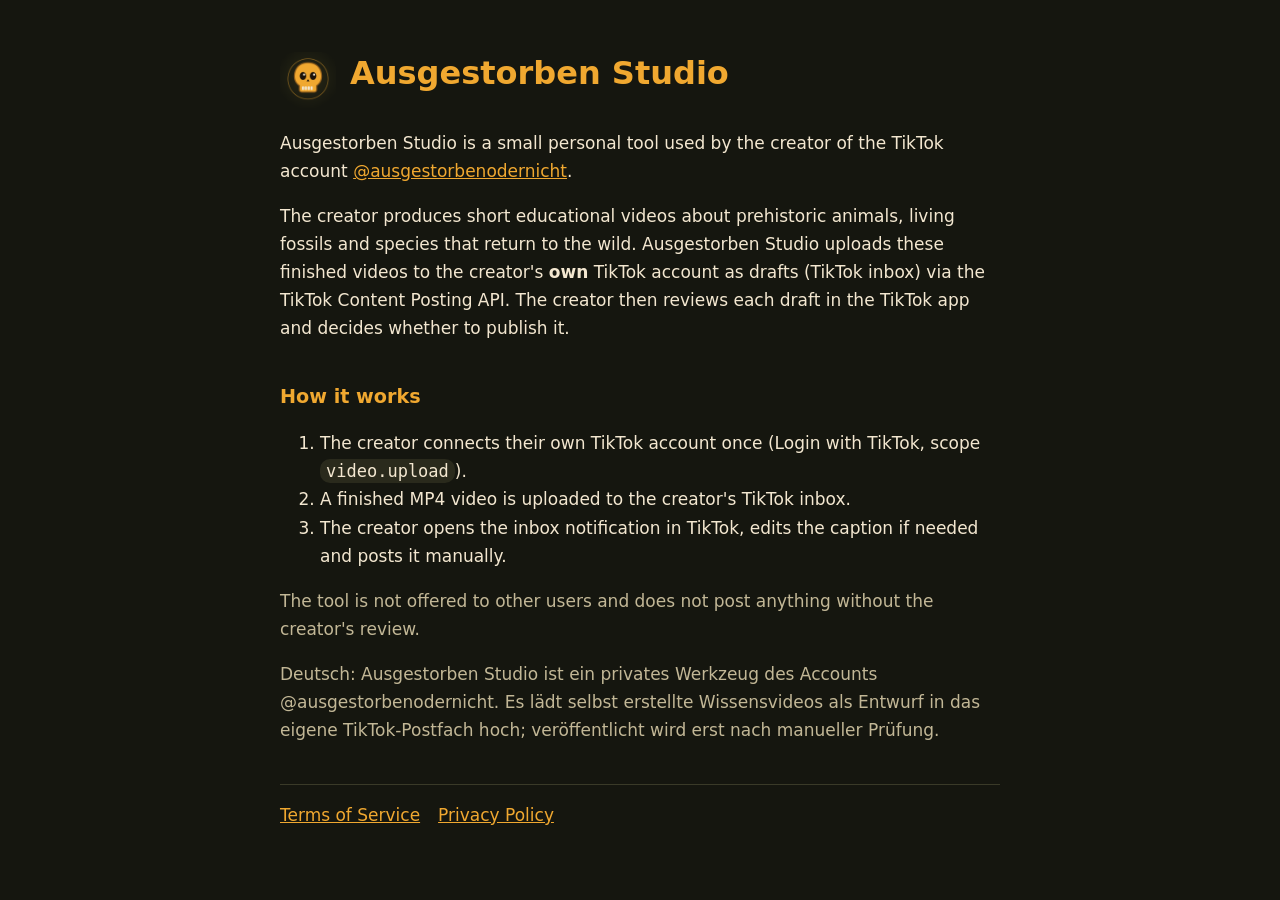
<file: index.html>
<!doctype html><html lang="en"><head><meta charset="utf-8"><meta name="viewport" content="width=device-width,initial-scale=1">
<title>Ausgestorben Studio</title><link rel="stylesheet" href="style.css"><link rel="icon" href="icon.png"></head><body><main>
<header><img src="icon.png" alt=""><div><h1>Ausgestorben Studio</h1></div></header>
<p>Ausgestorben Studio is a small personal tool used by the creator of the TikTok account
<a href="https://www.tiktok.com/@ausgestorbenodernicht">@ausgestorbenodernicht</a>.</p>
<p>The creator produces short educational videos about prehistoric animals, living fossils and species that return to the wild.
Ausgestorben Studio uploads these finished videos to the creator's <strong>own</strong> TikTok account as drafts
(TikTok inbox) via the TikTok Content Posting API. The creator then reviews each draft in the TikTok app and decides whether to publish it.</p>
<h2>How it works</h2>
<ol><li>The creator connects their own TikTok account once (Login with TikTok, scope <code style="display:inline;padding:2px 6px">video.upload</code>).</li>
<li>A finished MP4 video is uploaded to the creator's TikTok inbox.</li>
<li>The creator opens the inbox notification in TikTok, edits the caption if needed and posts it manually.</li></ol>
<p class="muted">The tool is not offered to other users and does not post anything without the creator's review.</p>
<p class="muted lang">Deutsch: Ausgestorben Studio ist ein privates Werkzeug des Accounts @ausgestorbenodernicht. Es lädt selbst erstellte Wissensvideos als Entwurf in das eigene TikTok-Postfach hoch; veröffentlicht wird erst nach manueller Prüfung.</p>
<nav><a href="terms.html">Terms of Service</a><a href="privacy.html">Privacy Policy</a></nav>
</main></body></html>
</file>
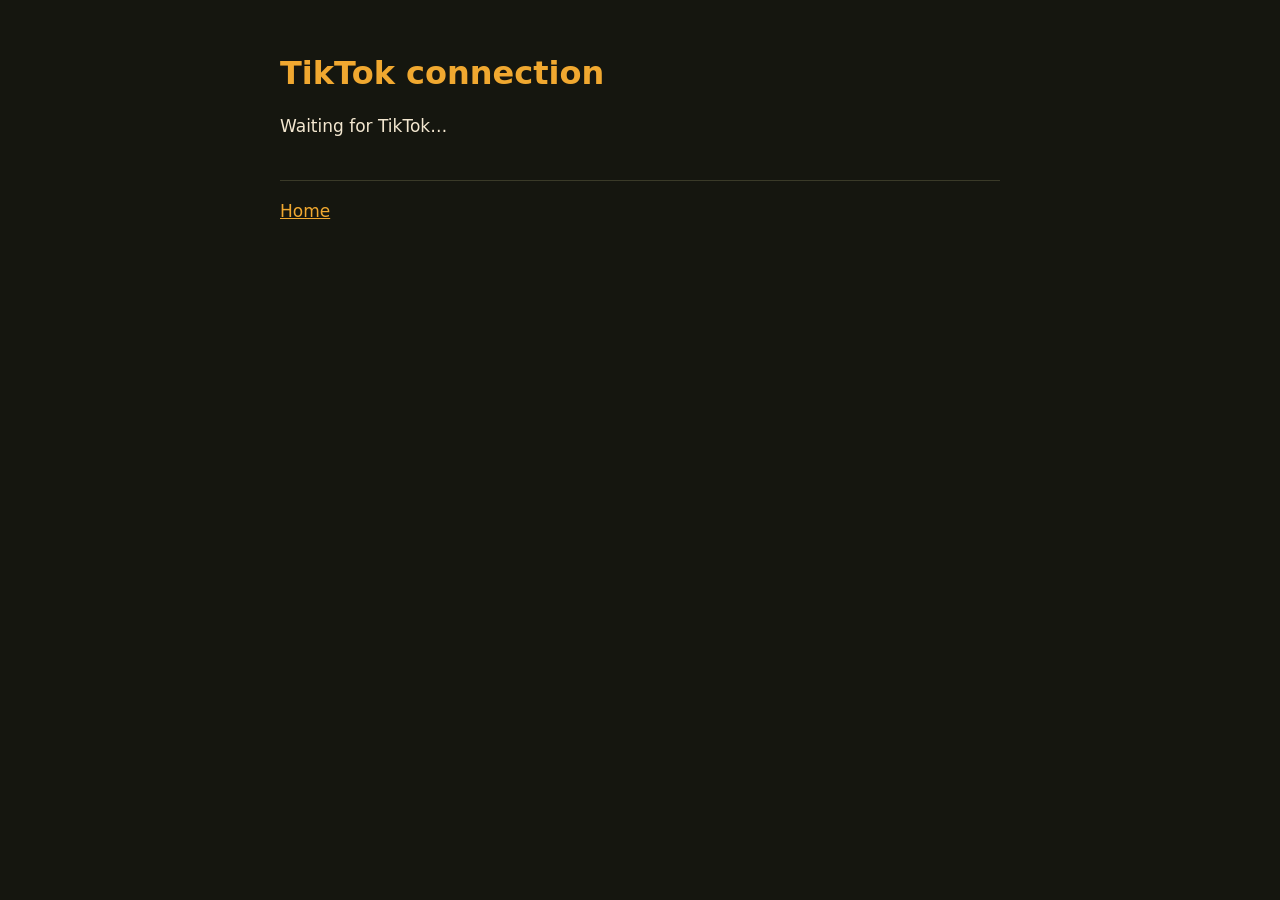
<file: callback.html>
<!doctype html><html lang="en"><head><meta charset="utf-8"><meta name="viewport" content="width=device-width,initial-scale=1">
<title>Connected – Ausgestorben Studio</title><link rel="stylesheet" href="style.css"><link rel="icon" href="icon.png"></head><body><main>
<h1>TikTok connection</h1><div id="out"><p>Waiting for TikTok…</p></div>
<script>
const q=new URLSearchParams(location.search),o=document.getElementById('out');
if(q.get('code')){o.innerHTML='<p>Login successful. Copy this code back to your setup:</p><code id="c"></code><button id="b">Copy code</button>';
document.getElementById('c').textContent=q.get('code');
document.getElementById('b').onclick=()=>{navigator.clipboard.writeText(q.get('code'));document.getElementById('b').textContent='Copied'};}
else if(q.get('error')){o.innerHTML='<p>TikTok returned an error:</p><code id="c"></code>';document.getElementById('c').textContent=q.get('error')+' – '+(q.get('error_description')||'');}
</script>
<nav><a href="index.html">Home</a></nav></main></body></html>
</file>
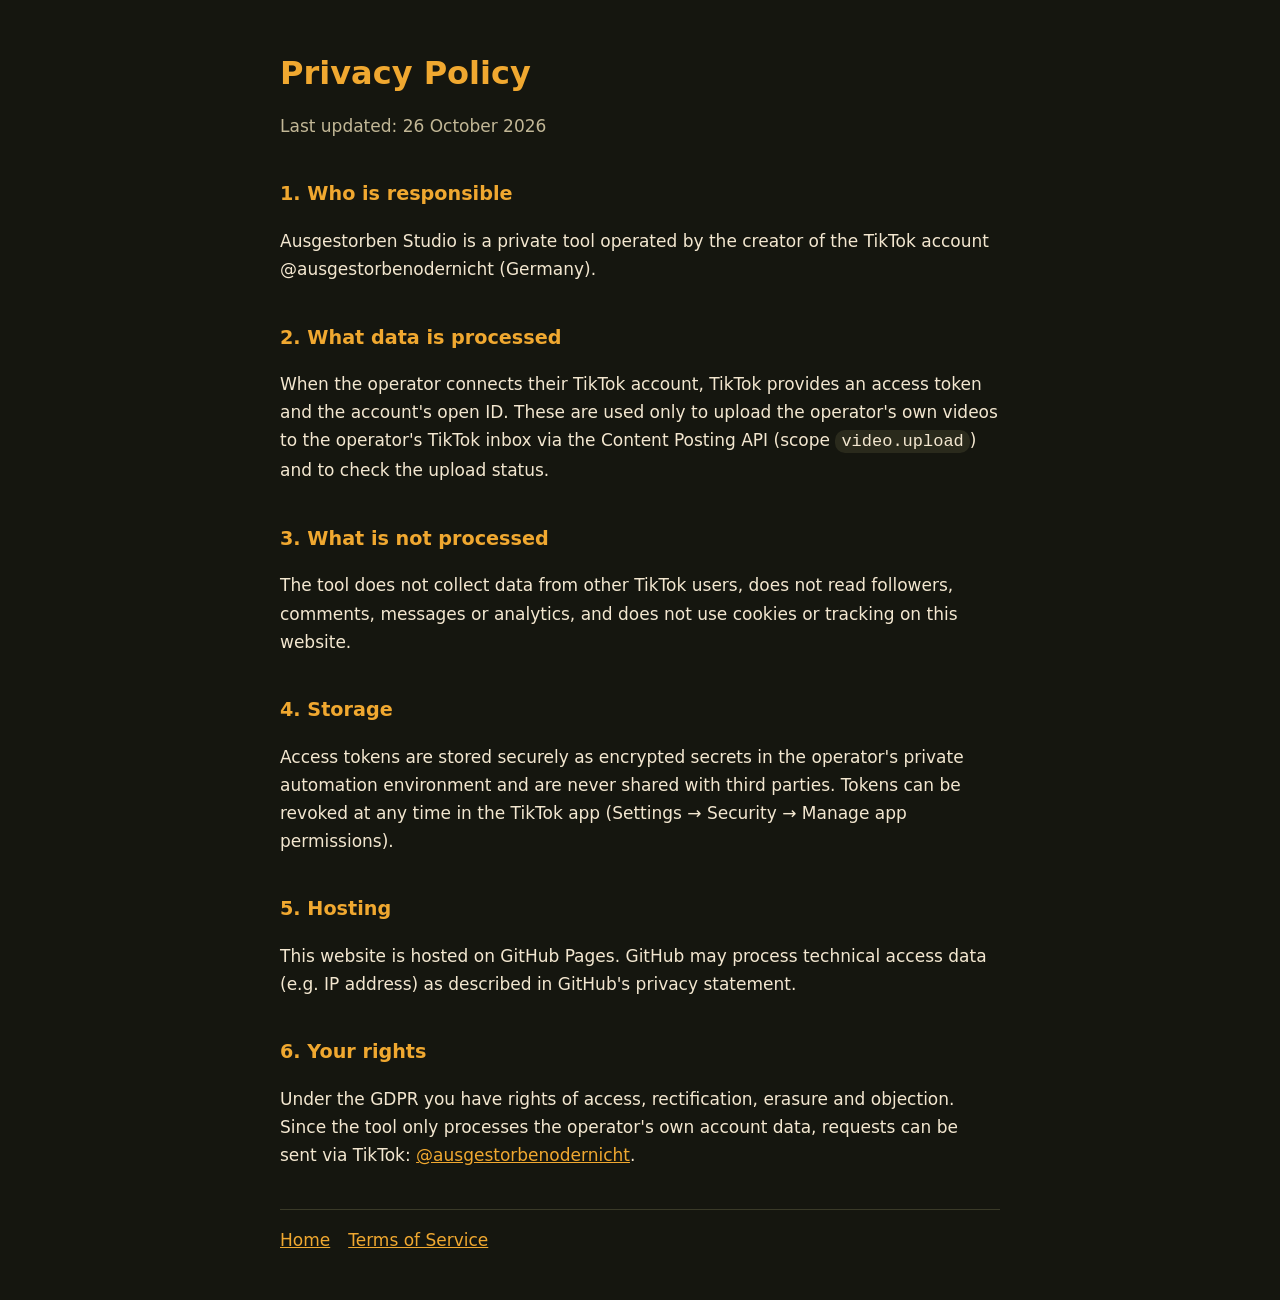
<file: privacy.html>
<!doctype html><html lang="en"><head><meta charset="utf-8"><meta name="viewport" content="width=device-width,initial-scale=1">
<title>Privacy Policy – Ausgestorben Studio</title><link rel="stylesheet" href="style.css"><link rel="icon" href="icon.png"></head><body><main>
<h1>Privacy Policy</h1><p class="muted">Last updated: 26 October 2026</p>
<h2>1. Who is responsible</h2><p>Ausgestorben Studio is a private tool operated by the creator of the TikTok account @ausgestorbenodernicht (Germany).</p>
<h2>2. What data is processed</h2><p>When the operator connects their TikTok account, TikTok provides an access token and the account's open ID. These are used only to upload the operator's own videos to the operator's TikTok inbox via the Content Posting API (scope <code style="display:inline;padding:2px 6px">video.upload</code>) and to check the upload status.</p>
<h2>3. What is not processed</h2><p>The tool does not collect data from other TikTok users, does not read followers, comments, messages or analytics, and does not use cookies or tracking on this website.</p>
<h2>4. Storage</h2><p>Access tokens are stored securely as encrypted secrets in the operator's private automation environment and are never shared with third parties. Tokens can be revoked at any time in the TikTok app (Settings → Security → Manage app permissions).</p>
<h2>5. Hosting</h2><p>This website is hosted on GitHub Pages. GitHub may process technical access data (e.g. IP address) as described in GitHub's privacy statement.</p>
<h2>6. Your rights</h2><p>Under the GDPR you have rights of access, rectification, erasure and objection. Since the tool only processes the operator's own account data, requests can be sent via TikTok: <a href="https://www.tiktok.com/@ausgestorbenodernicht">@ausgestorbenodernicht</a>.</p>
<nav><a href="index.html">Home</a><a href="terms.html">Terms of Service</a></nav></main></body></html>
</file>
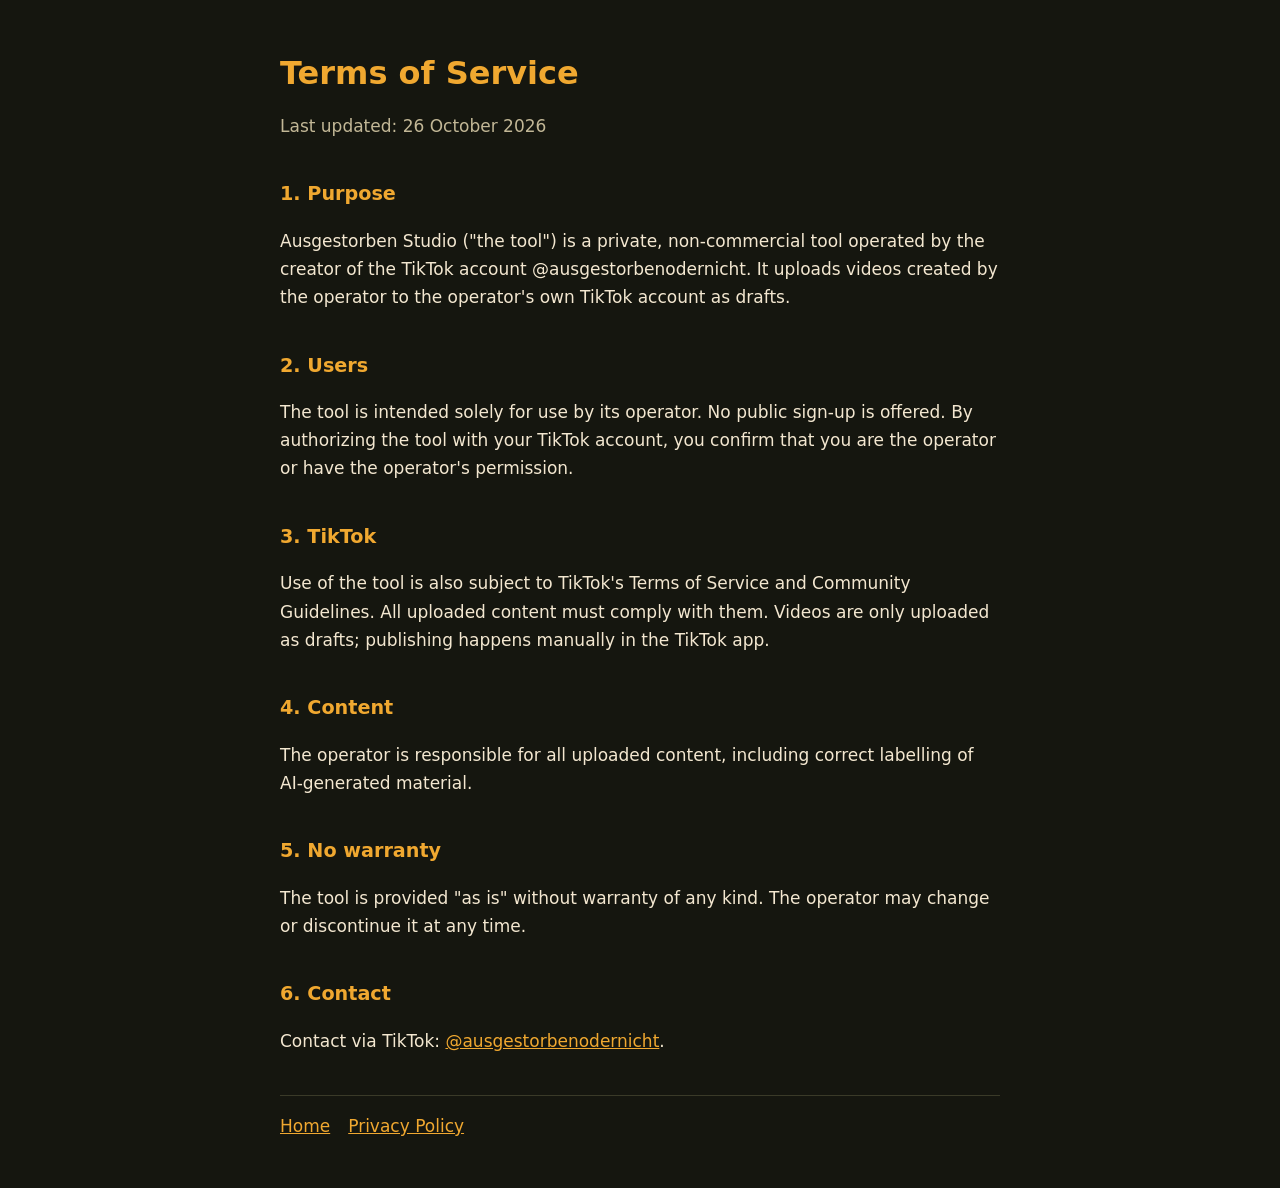
<file: terms.html>
<!doctype html><html lang="en"><head><meta charset="utf-8"><meta name="viewport" content="width=device-width,initial-scale=1">
<title>Terms of Service – Ausgestorben Studio</title><link rel="stylesheet" href="style.css"><link rel="icon" href="icon.png"></head><body><main>
<h1>Terms of Service</h1><p class="muted">Last updated: 26 October 2026</p>
<h2>1. Purpose</h2><p>Ausgestorben Studio ("the tool") is a private, non-commercial tool operated by the creator of the TikTok account @ausgestorbenodernicht. It uploads videos created by the operator to the operator's own TikTok account as drafts.</p>
<h2>2. Users</h2><p>The tool is intended solely for use by its operator. No public sign-up is offered. By authorizing the tool with your TikTok account, you confirm that you are the operator or have the operator's permission.</p>
<h2>3. TikTok</h2><p>Use of the tool is also subject to TikTok's Terms of Service and Community Guidelines. All uploaded content must comply with them. Videos are only uploaded as drafts; publishing happens manually in the TikTok app.</p>
<h2>4. Content</h2><p>The operator is responsible for all uploaded content, including correct labelling of AI-generated material.</p>
<h2>5. No warranty</h2><p>The tool is provided "as is" without warranty of any kind. The operator may change or discontinue it at any time.</p>
<h2>6. Contact</h2><p>Contact via TikTok: <a href="https://www.tiktok.com/@ausgestorbenodernicht">@ausgestorbenodernicht</a>.</p>
<nav><a href="index.html">Home</a><a href="privacy.html">Privacy Policy</a></nav></main></body></html>
</file>
<file: style.css>
:root{--bg:#15160F;--amber:#F0A830;--bone:#F3E7D0;--sub:#C2B796;--moss:#7FB069}
*{box-sizing:border-box}body{margin:0;background:var(--bg);color:var(--bone);font:17px/1.65 system-ui,-apple-system,"Segoe UI",Roboto,sans-serif}
main{max-width:760px;margin:0 auto;padding:48px 20px}
h1{color:var(--amber);font-size:2rem;line-height:1.2;margin:.2em 0 .6em}h2{color:var(--amber);font-size:1.2rem;margin-top:2em}
a{color:var(--amber)}p,li{color:var(--bone)}small,.muted{color:var(--sub)}
header{display:flex;align-items:center;gap:14px}header img{width:56px;height:56px;border-radius:14px}
nav{margin-top:40px;padding-top:16px;border-top:1px solid #3a3a28;display:flex;gap:18px;flex-wrap:wrap}
code{background:#2a2a1c;padding:10px 14px;border-radius:10px;display:block;word-break:break-all;color:var(--bone)}
button{background:var(--amber);color:#1c130a;border:0;border-radius:10px;padding:10px 18px;font-weight:700;cursor:pointer;margin-top:10px}
</file>
